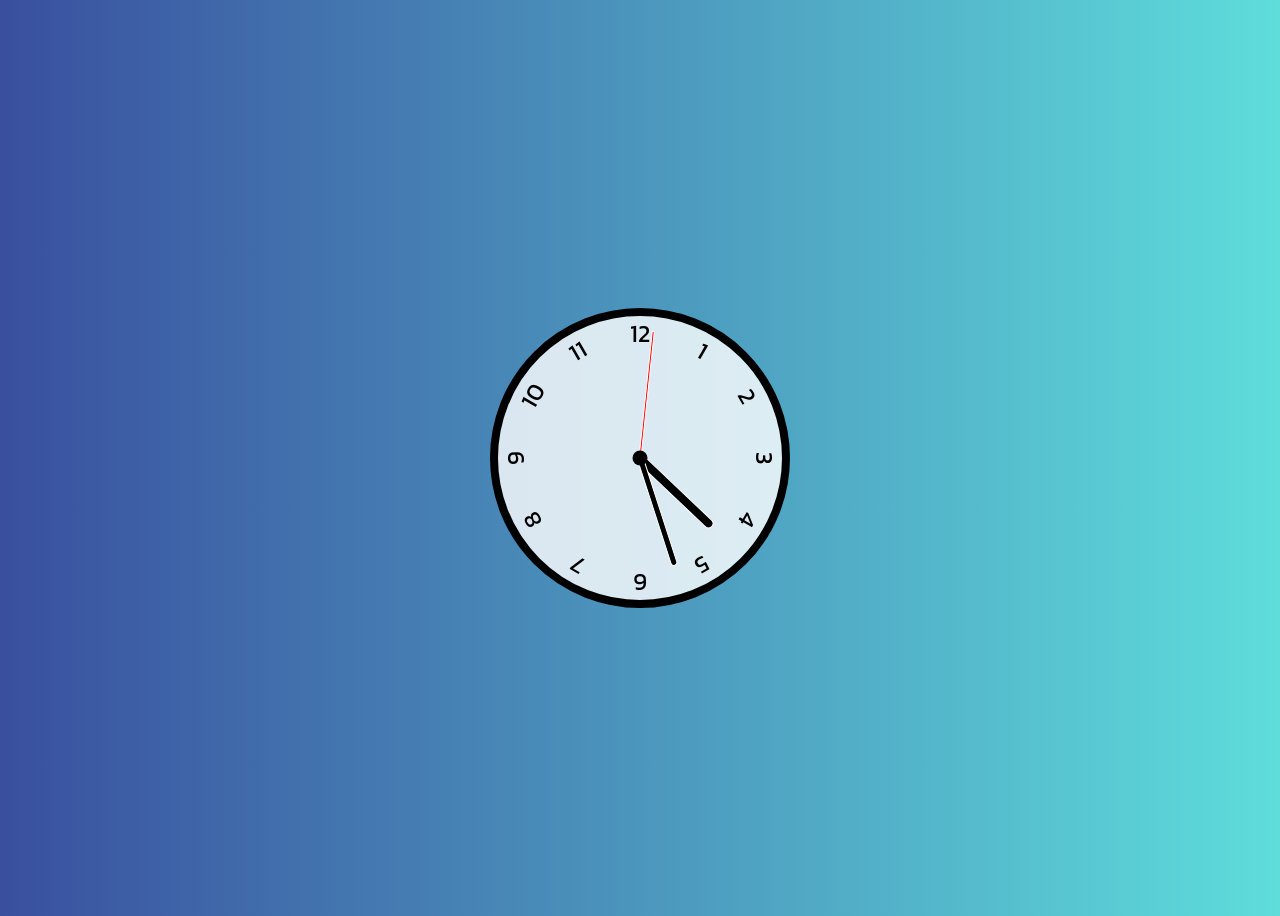
<file: JavaScript-Clock/index.html>
<!DOCTYPE html>
<html lang="en">
  <head>
    <meta charset="UTF-8" />
    <meta name="viewport" content="width=device-width, initial-scale=1.0" />
    <meta http-equiv="X-UA-Compatible" content="IE-edge" />
    <link href="style.css" rel="stylesheet" />
    <script defer src="script.js"></script>
    <link rel="preconnect" href="https://fonts.googleapis.com" />
    <link rel="preconnect" href="https://fonts.gstatic.com" crossorigin />
    <link
      href="https://fonts.googleapis.com/css2?family=Kanit:wght@400;500;700&display=swap"
      rel="stylesheet"
    />
    <title>Clock</title>
  </head>
  <body>
    <div class="clock clock1">
      <div class="hand hour" data-hour-hand></div>
      <div class="hand minute" data-minute-hand></div>
      <div class="hand second" data-second-hand></div>
      <div class="number number1">1</div>
      <div class="number number2">2</div>
      <div class="number number3">3</div>
      <div class="number number4">4</div>
      <div class="number number5">5</div>
      <div class="number number6">6</div>
      <div class="number number7">7</div>
      <div class="number number8">8</div>
      <div class="number number9">9</div>
      <div class="number number10">10</div>
      <div class="number number11">11</div>
      <div class="number number12">12</div>
    </div>
  </body>
</html>
</file>
<file: JavaScript-Clock/style.css>
*,
*::after,
*::before {
  box-sizing: border-box;

  font-family: "Kanit", sans-serif;
}

body {
  background: linear-gradient(
    to right,
    hsla(227, 89%, 28%, 0.8),
    hsla(179, 90%, 42%, 0.66)
  );
  display: flex;
  justify-content: center;
  align-items: center;
  min-height: 100vh;
  overflow: hidden;
}

.clock {
  width: 300px;
  height: 300px;
  background-color: rgba(255, 255, 255, 0.8);
  border-radius: 50%;
  border: 8px solid black;
  position: relative;
}

.clock .number {
  --rotation: 0;
  position: absolute;
  width: 100%;
  height: 100%;
  text-align: center;
  transform: rotate(var(--rotation));
  font-size: 1.5rem;
}

.clock .number1 {
  --rotation: 30deg;
}
.clock .number2 {
  --rotation: 60deg;
}
.clock .number3 {
  --rotation: 90deg;
}
.clock .number4 {
  --rotation: 120deg;
}
.clock .number5 {
  --rotation: 150deg;
}
.clock .number6 {
  --rotation: 180deg;
}
.clock .number7 {
  --rotation: 210deg;
}
.clock .number8 {
  --rotation: 240deg;
}
.clock .number9 {
  --rotation: 270deg;
}
.clock .number10 {
  --rotation: 300deg;
}
.clock .number11 {
  --rotation: 330deg;
}

.clock .hand {
  --rotation: 0;
  position: absolute;
  bottom: 50%;
  left: 50%;
  border: 1px solid white;
  border-top-left-radius: 10px;
  border-top-right-radius: 10px;
  transform-origin: bottom;
  z-index: 10;
  transform: translateX(-50%) rotate(calc(var(--rotation) * 1deg));
}

.clock::after {
  content: "";
  position: absolute;
  background-color: black;
  z-index: 11;
  width: 15px;
  height: 15px;
  top: 50%;
  left: 50%;
  transform: translate(-50%, -50%);
  border-radius: 50%;
}

.clock .hand.second {
  width: 3px;
  height: 45%;
  background-color: red;
}

.clock .hand.minute {
  width: 7px;
  height: 40%;
  background-color: black;
}

.clock .hand.hour {
  width: 10px;
  height: 35%;
  background-color: black;
}
</file>
